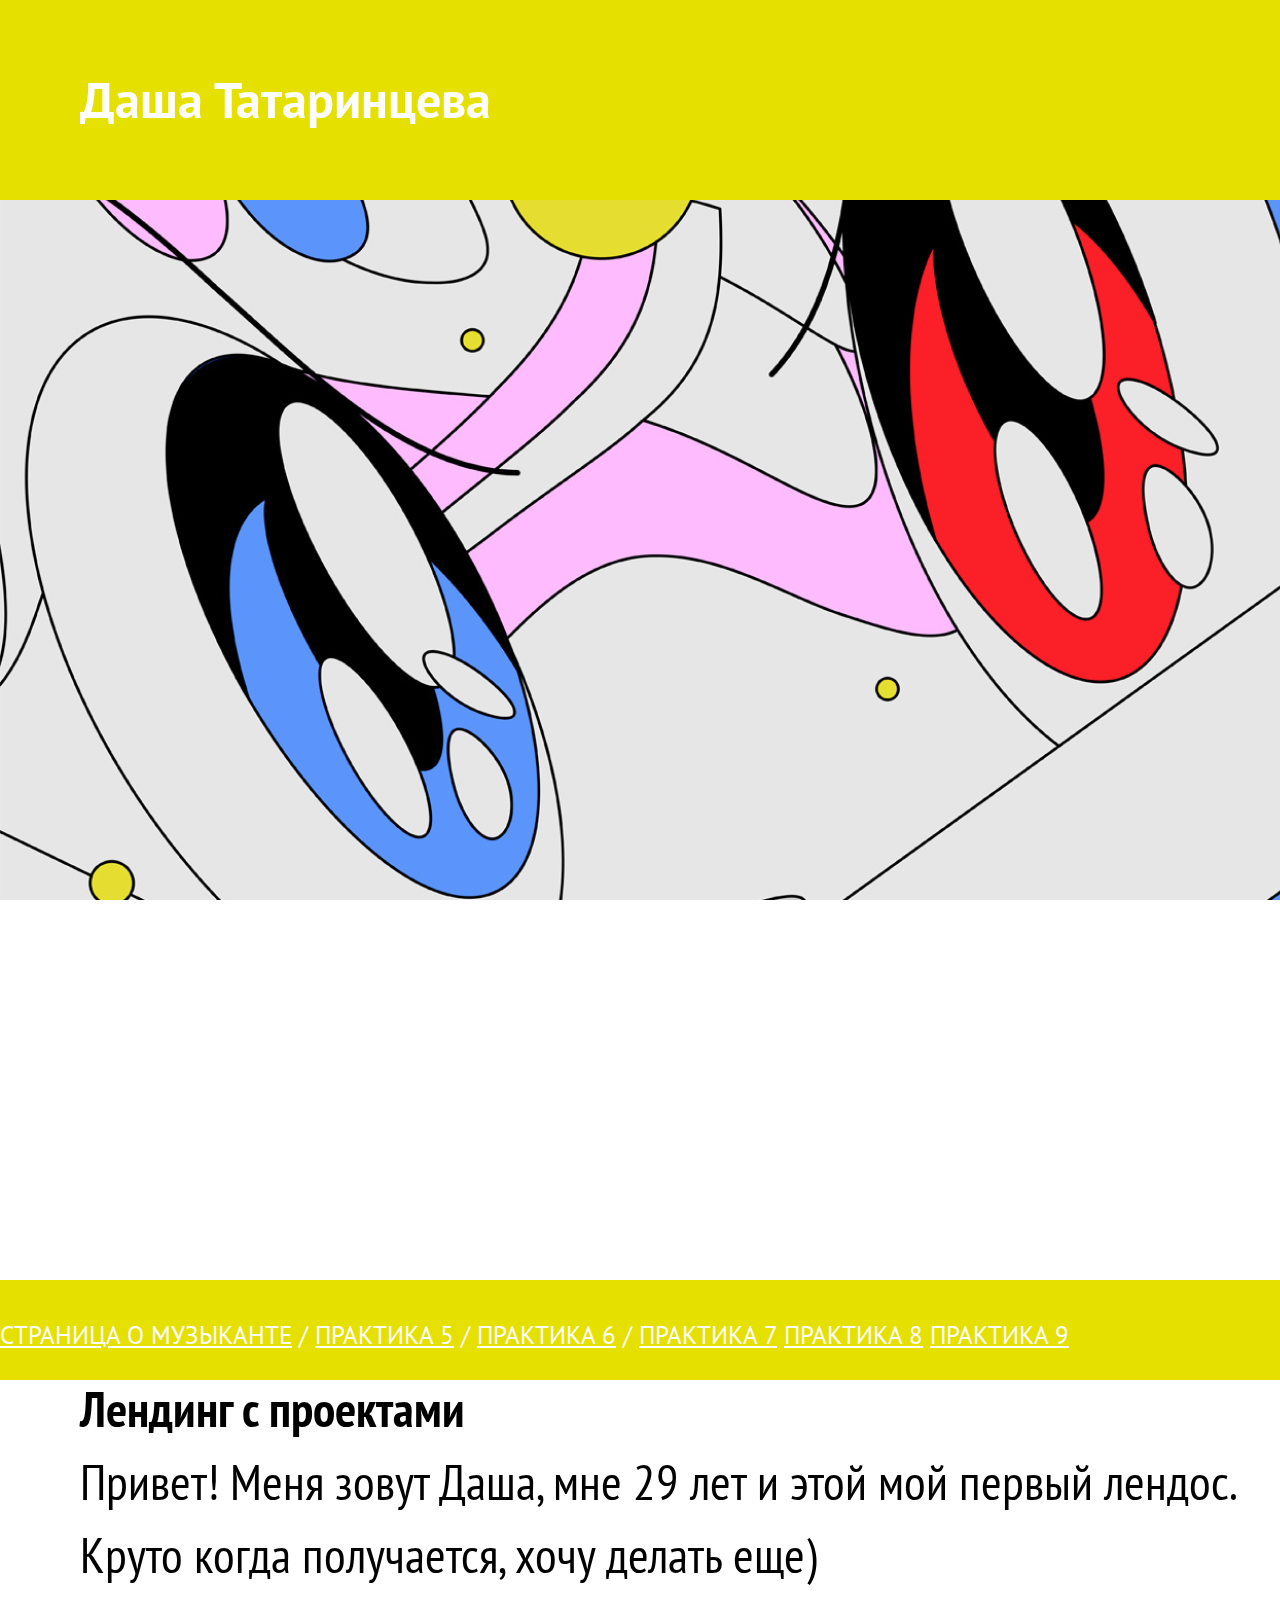
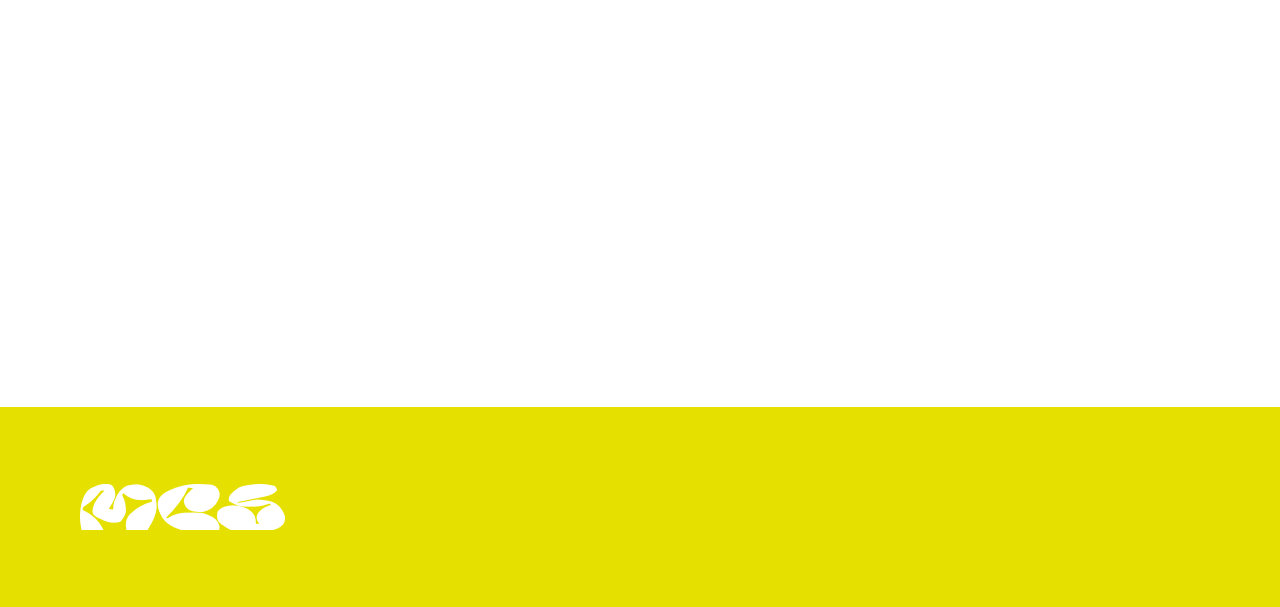
<file: index.html>
<!DOCTYPE html>
<html lang="ru">
<head>
	<title>Лендиднг с проектами</title>
	<meta charset="utf-8">
	<meta description="boilerplate code">
	<meta keywords="boilerplate, test">
	<link rel="stylesheet" href="css/style.css">
	<link href="https://fonts.googleapis.com/css?family=PT+Sans|PT+Sans+Narrow&display=swap" rel="stylesheet"> 
</head>
<body>
	<div>
		<header class="header">
			<div class="header-container">
			<h1 class="heading">Даша Татаринцева</h1>
		     </div>
			
		</header>
	
	    <main class="content">
		<div class="content-container">
			<section class="image">
				
			</section>
			<section class="links">
			<ul class="links-container">

				<a class="links-text" href="Rammstein/index.html">Страница о музыканте</a> / 
				<a class="links-text" href="HomeWork5/index.html">Практика 5</a> / 
				<a class="links-text" href="homework6/index.html">Практика 6</a> /
				<a class="links-text" href="Homework7/index.html">Практика 7</a>
				<a class="links-text" href="Homework8/index.html">Практика 8</a>
				<a class="links-text" href="Homework9/index.html">Практика 9</a>

			</ul>
			</section>

			<section class="text">
			<div class="text-container">
				<h2 class="text-h">Лендинг с проектами</h2>
               <br>
				 <p class="main-text">
				 	Привет! Меня зовут Даша, мне 29 лет и этой мой первый лендос. <p>
				 	<br>
				  
				    <p class="main-text">Круто когда получается, хочу делать еще)<p>
				    	<br>
			</div>
			</section>


		</div>
		</main>


		<footer class="footer">
			<div class="footer-container">
				<img class="logo" src="img/logo.png" alt="logo">
			</div>
			<div></div>
		</footer>
	</div>

</body>
</html>
</file>
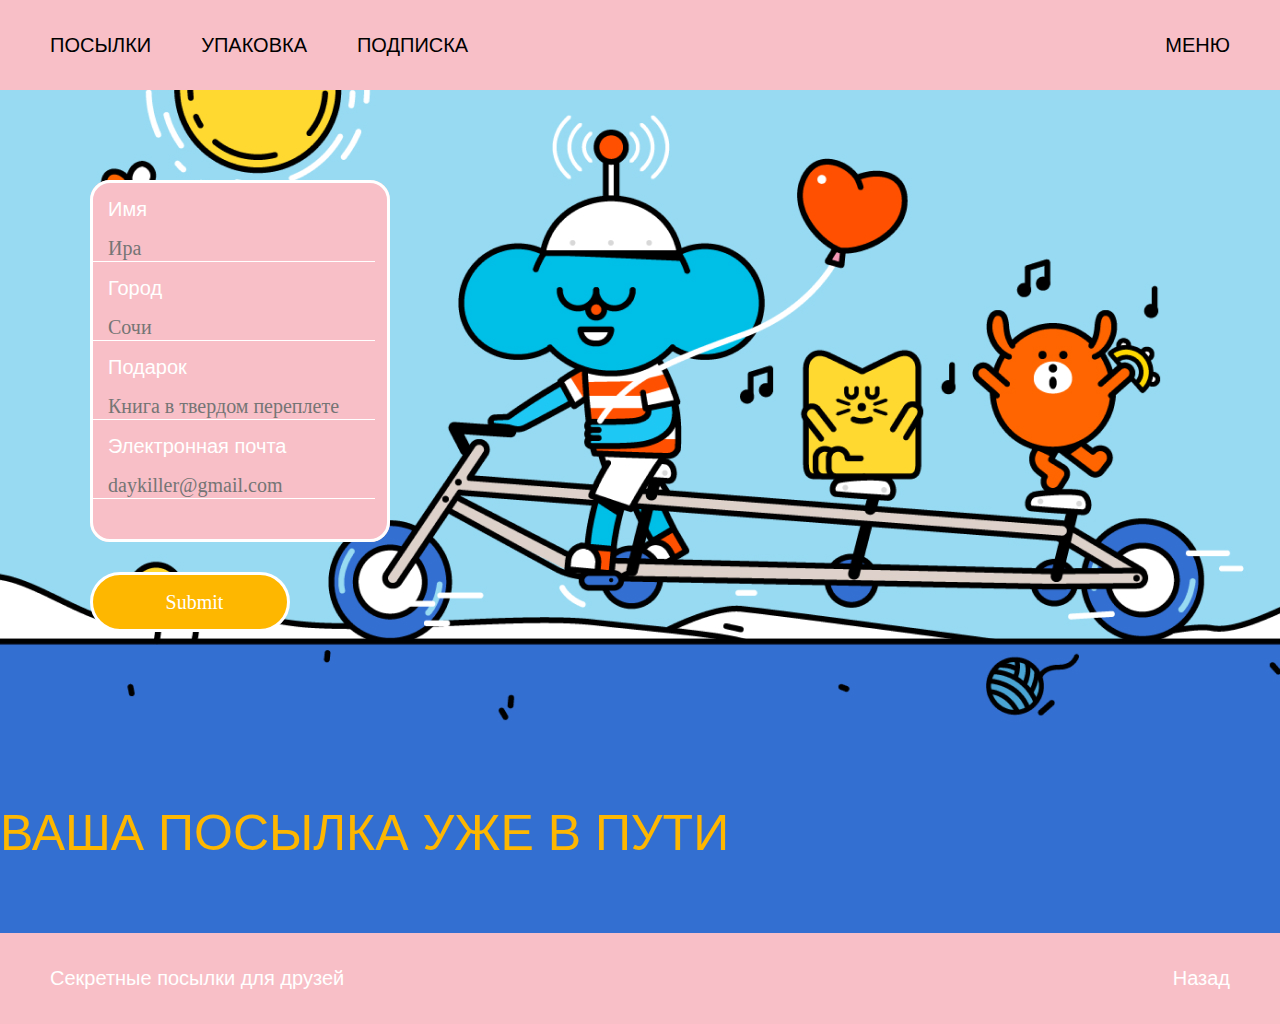
<file: Homework10/index.html>
<!DOCTYPE html>
<html lang="ru">
<head>
	<title>Секретные подарки для друзей</title>
	<meta name="viewport" content="widht-device-widht, initial-scale=1">
	<meta charset="utf-8">
	<meta description="Form">
	<meta keywords="Form, gifts">
	<link rel="stylesheet" href="css/style.css">

</head>
<body>
	<header class="header">
		<ul class="menu-list"><li class ="list">ПОСЫЛКИ</li>
		<li class ="list">УПАКОВКА</li>
		<li class ="list">ПОДПИСКА</li>
		</ul>
		<h2 class="menu2">МЕНЮ</h2>
	</header>
	<section class="main">
		<section class="block1">
			<form >
			<fieldset class="first-form">
				<label for="fio">Имя</label>
				<input type="text" name="fio" placeholder="Ира">
				<label for="city">Город</label>
				<input type="text" name="city" placeholder="Сочи">
				<label for="gift">Подарок</label>
				<input type="text" name="gift" placeholder="Книга в твердом переплете">
				<label for="e-mail">Электронная почта</label>
				<input type="email" name="e-mail" placeholder="daykiller@gmail.com">
				
			</fieldset>
			<fieldset class="button">
				<input type="submit"></div>
			</fieldset>

			
	</form>

			
		</section>

		<section class="block2">
			<div class="block2-container">
				<h1>ВАША ПОСЫЛКА УЖЕ В ПУТИ</h1>
			</div>
		</section>
	</section>

		<footer class="footer">
			<h2 class="footer-p">Секретные посылки для друзей</h2>
			<h2 class="footer-p">Назад</h2>
		</footer>
	
</body>
</html>
</file>
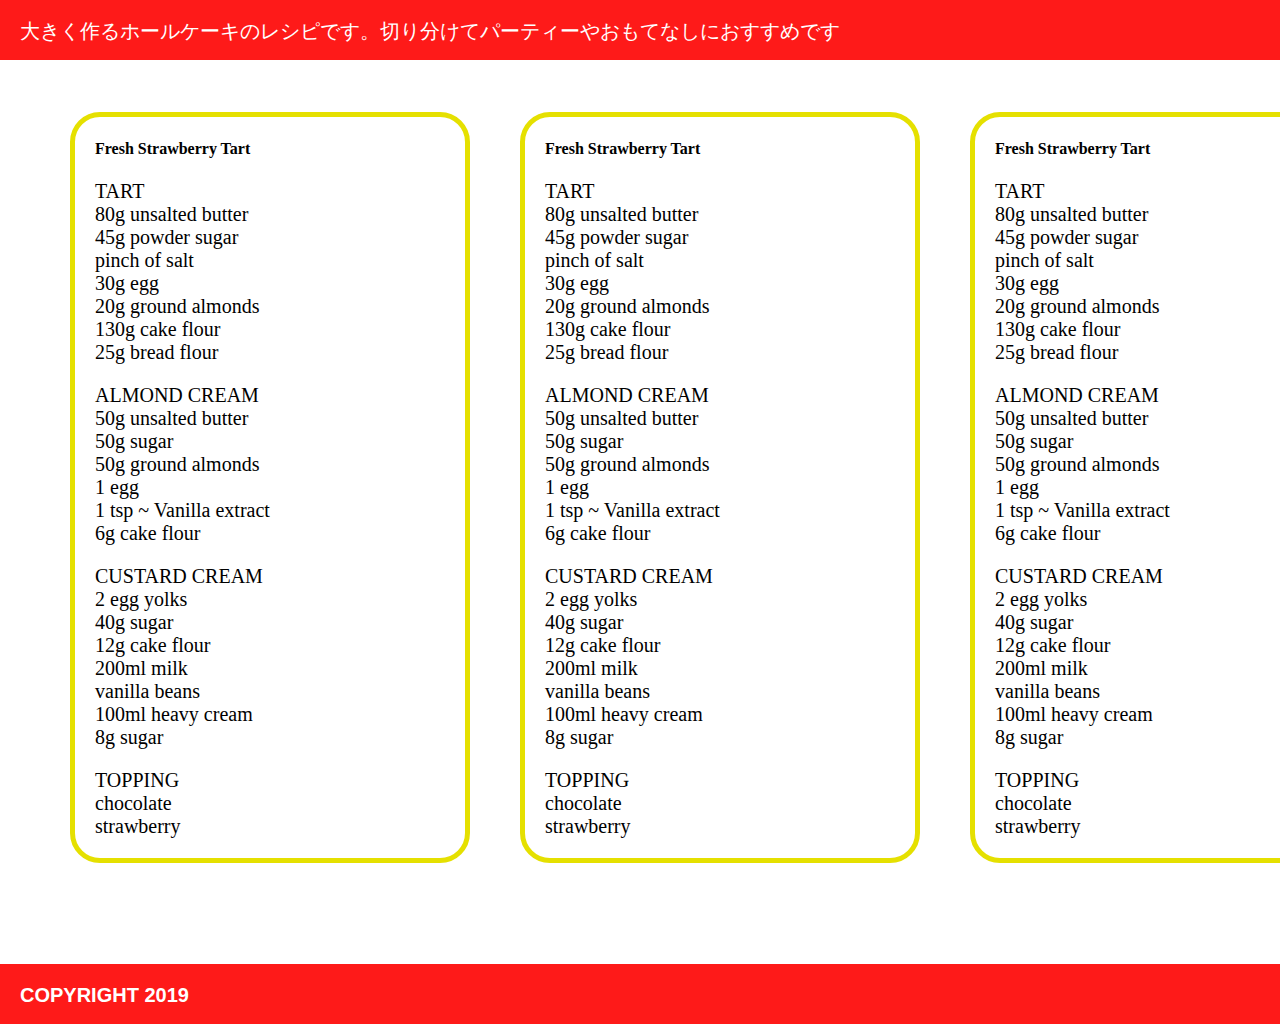
<file: HomeWork5/index.html>
<!DOCTYPE html>
<html lang="en">
<head>
	<title>大きく作るホールケーキのレシピです。切り分けてパーティーやおもてなしにおすすめです</title>
	<meta charset="utf-8">
	<meta description="大きく作るホールケーキのレシピです。切り分けてパーティーやおもてなしにおすすめです">
	<meta keywords="strawberry, tart, recepie">
	<link rel="stylesheet" href="css/style.css">
</head>
<body>
	<header class="header">
		<div class="header-container">
			<h1 class="heading">大きく作るホールケーキのレシピです。切り分けてパーティーやおもてなしにおすすめです</h1>
		</div>
	</header>
	<section class="column1">
		<div class="column-comtainer">
			<h1 class="column-head">Fresh Strawberry Tart</h1>
			
			
			<ul class="list1">
            <li>TART</li>
			<li>80g unsalted butter</li>
			<li>45g powder sugar</li>
			<li>pinch of salt</li>
			<li>30g egg</li>
			<li>20g ground almonds</li>
			<li>130g cake flour</li>
			<li>25g bread flour</li></ul>

			<ul class="list2">
            <li>ALMOND CREAM</li>
			<li>50g unsalted butter</li>
			<li>50g sugar</li>
			<li>50g ground almonds</li>
			<li>1 egg</li>
			<li>1 tsp ~ Vanilla extract</li>
			<li>6g cake flour</li></ul>

			
			<ul class="list3">
				<li>CUSTARD CREAM</li>
				<li>2 egg yolks</li>
			<li>40g sugar</li>
			<li>12g cake flour</li>
			<li>200ml milk</li>
			<li>vanilla beans</li>
			<li>100ml heavy cream</li>
			<li>8g sugar</li></ul>

			<ul class="list4">
				<li>TOPPING</li>
				<li>chocolate </li>
			<li>strawberry</li></ul>
			

			

		</div>
	</section>
	<section class="column2">
		<div class="column-comtainer">
			<h1 class="column-head">Fresh Strawberry Tart</h1>
		
			
			<ul class="list1">
			<li>TART</li>
			<li>80g unsalted butter</li>
			<li>45g powder sugar</li>
			<li>pinch of salt</li>
			<li>30g egg</li>
			<li>20g ground almonds</li>
			<li>130g cake flour</li>
			<li>25g bread flour</li></ul>

			
			<ul class="list2">
			<li>ALMOND CREAM</li>
			<li>50g unsalted butter</li>
			<li>50g sugar</li>
			<li>50g ground almonds</li>
			<li>1 egg</li>
			<li>1 tsp ~ Vanilla extract</li>
			<li>6g cake flour</li></ul>

			
			<ul class="list3">
				<li>CUSTARD CREAM</li>
				<li>2 egg yolks</li>
			<li>40g sugar</li>
			<li>12g cake flour</li>
			<li>200ml milk</li>
			<li>vanilla beans</li>
			<li>100ml heavy cream</li>
			<li>8g sugar</li></ul>

			
			<ul class="list4">
				<li>TOPPING</li>
				<li>chocolate </li>
			<li>strawberry</li></ul>
			
			
		</div>
	</section>
	<section class="column3">
		<div class="column-comtainer">
			<h1 class="column-head">Fresh Strawberry Tart</h1>
		
			
			<ul class="list1">
            <li>TART</li>
			<li>80g unsalted butter</li>
			<li>45g powder sugar</li>
			<li>pinch of salt</li>
			<li>30g egg</li>
			<li>20g ground almonds</li>
			<li>130g cake flour</li>
			<li>25g bread flour</li></ul>

			
			<ul class="list2">
			<li>ALMOND CREAM</li>
			<li>50g unsalted butter</li>
			<li>50g sugar</li>
			<li>50g ground almonds</li>
			<li>1 egg</li>
			<li>1 tsp ~ Vanilla extract</li>
			<li>6g cake flour</li></ul>

			
			<ul class="list3">
				<li>CUSTARD CREAM</li>
				<li>2 egg yolks</li>
			<li>40g sugar</li>
			<li>12g cake flour</li>
			<li>200ml milk</li>
			<li>vanilla beans</li>
			<li>100ml heavy cream</li>
			<li>8g sugar</li></ul>

			
			<ul class="list4">
				<li>TOPPING</li>
				<li>chocolate </li>
			<li>strawberry</li></ul>
		
			
					</div>
	</section>

	<footer class="footer">
		<div class="footer-container">
			<h1 class="footer-h1">COPYRIGHT 2019</h1>
			<p class="footer-p">
				BACK
			</p>
		</div>
	</footer>


</body>
</html>
</file>
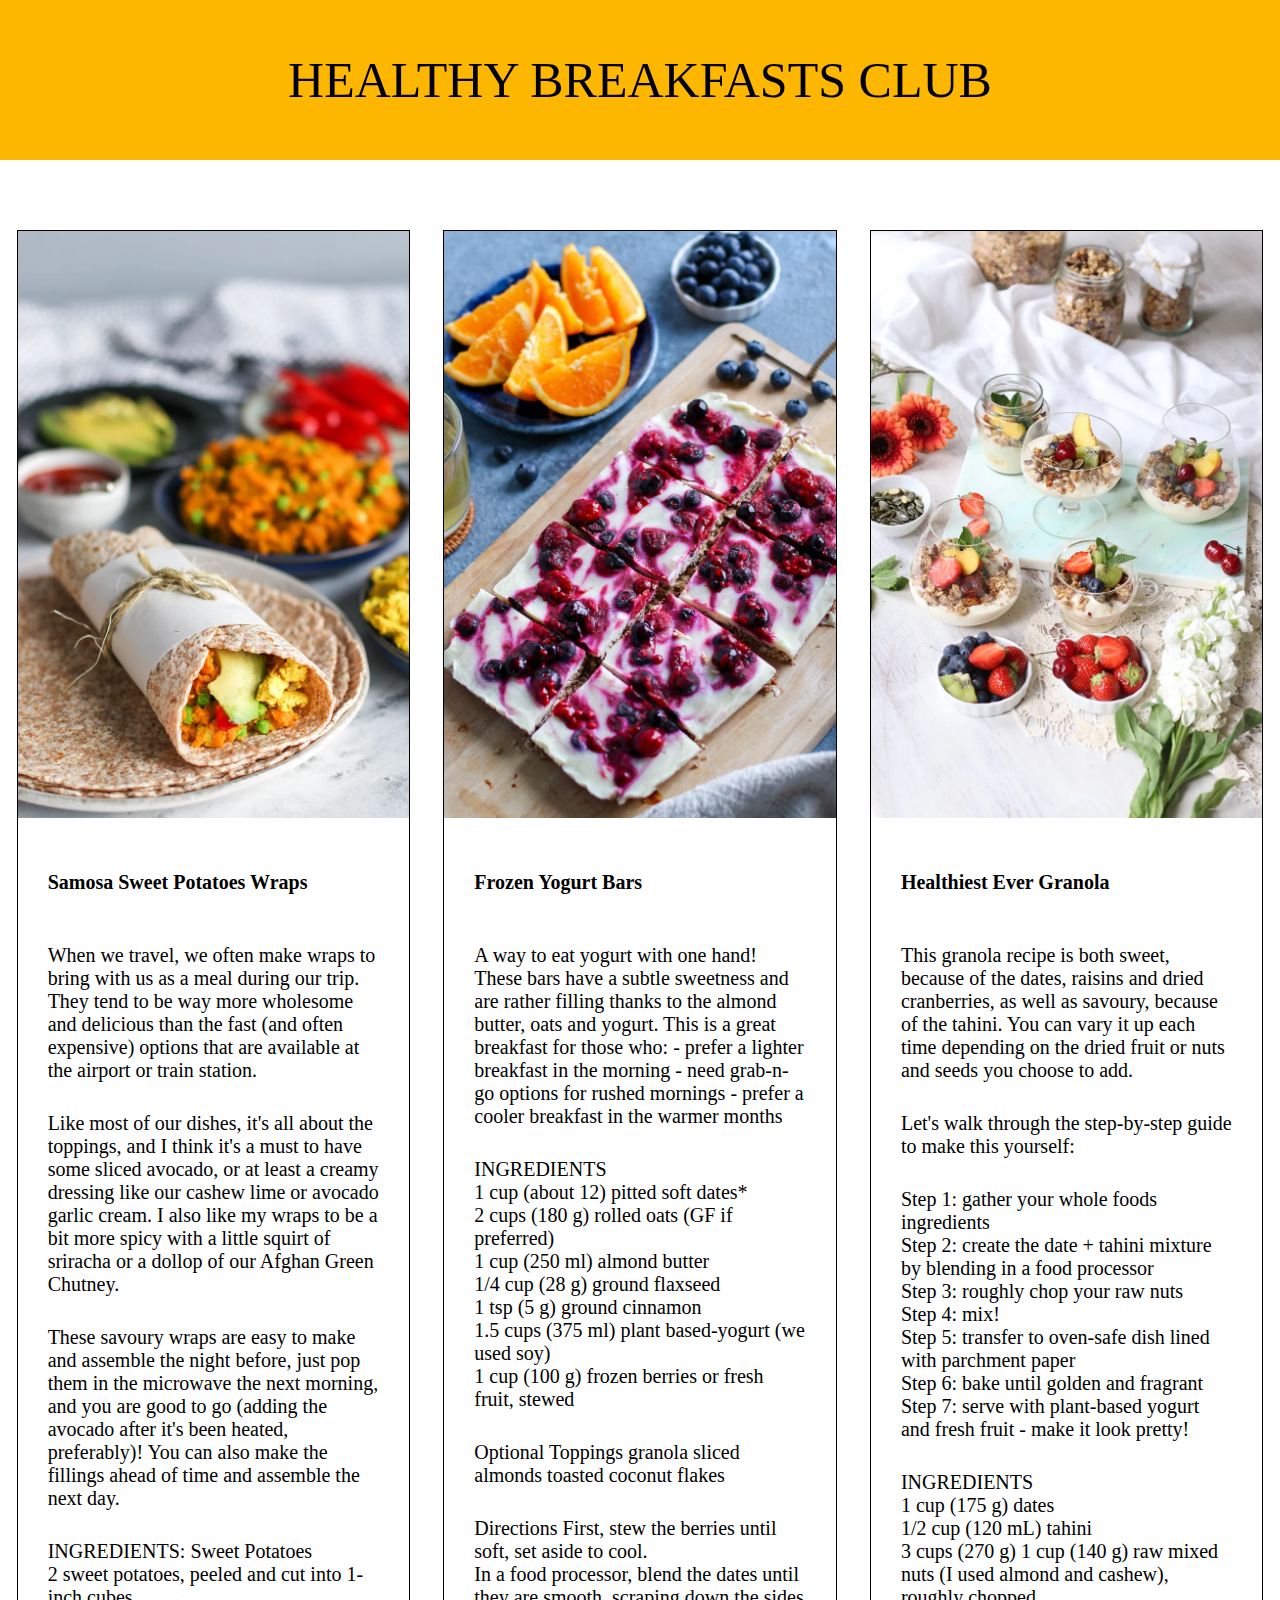
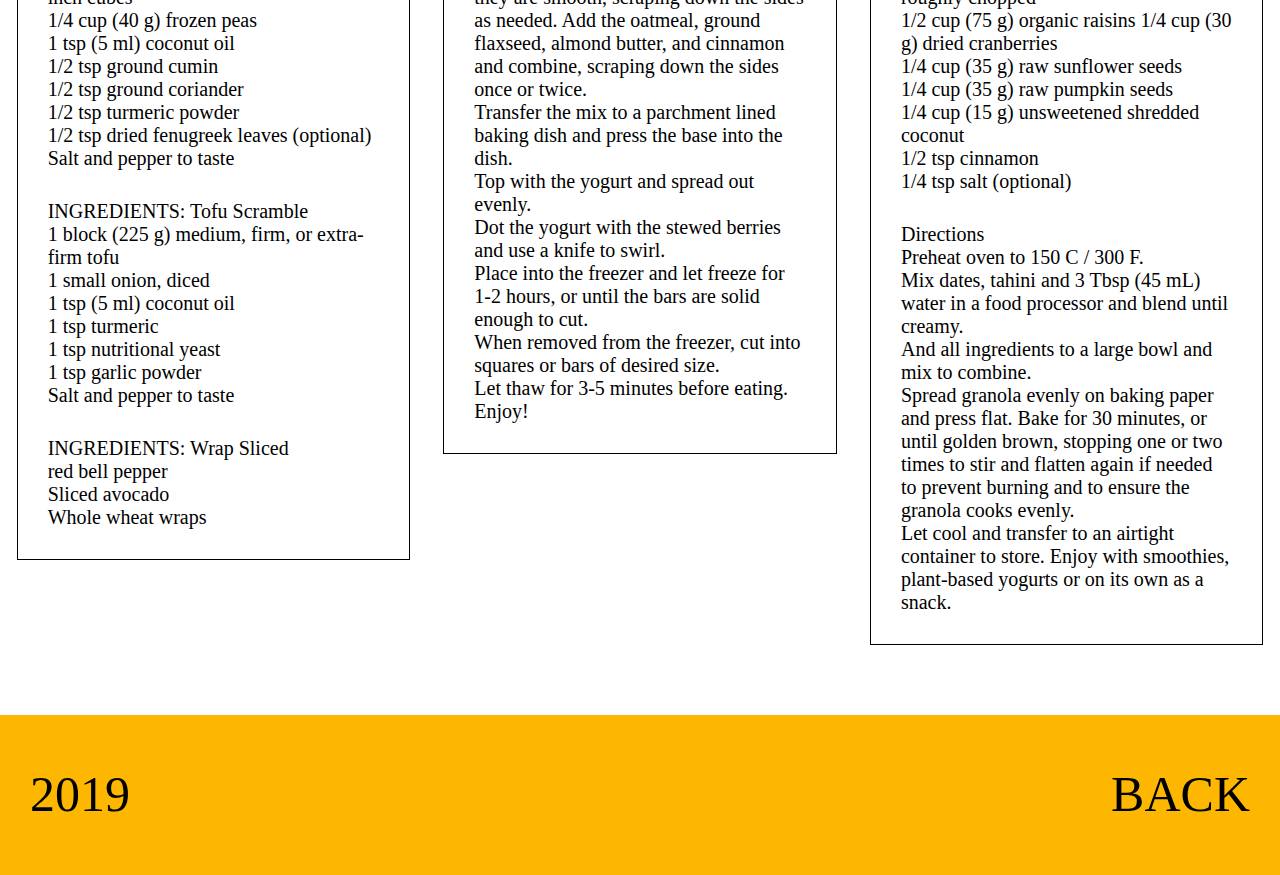
<file: Homework8/index.html>
<!DOCTYPE html>
<html lang="ru">
<head>
	<title>Healthy Breakfast Club</title>
	<meta charset="utf-8">
	<meta description="breakfast">
	<meta keywords="breakfast, recipe">
	<link rel="stylesheet" href="css/style.css">
</head>
<body>

	<header class="header">
		<h1 class="heading">HEALTHY BREAKFASTS CLUB</h1>
	</header>
	<section class="columns-container">
		<div class="column" id=column1>
			<img src="img/Samosa.png" alt="samosa">
			<h2>Samosa Sweet Potatoes Wraps </h2>
			<p>When we travel, we often make wraps to bring with us as a meal during our trip. They tend to be way more wholesome and delicious than the fast (and often expensive) options that are available at the airport or train station.</p>
			
			<p>Like most of our dishes, it's all about the toppings, and I think it's a must to have some sliced avocado, or at least a creamy dressing like our cashew lime or avocado garlic cream. I also like my wraps to be a bit more spicy with a little squirt of sriracha or a dollop of our Afghan Green Chutney.</p>
			
			<p>These savoury wraps are easy to make and assemble the night before, just pop them in the microwave the next morning, and you are good to go (adding the avocado after it's been heated, preferably)! You can also make the fillings ahead of time and assemble the next day. </p>
			
			<ul> INGREDIENTS: Sweet Potatoes
			
			<li>2 sweet potatoes, peeled and cut into 1-inch cubes </li>
			<li>1/4 cup (40 g) frozen peas</li> 
		    <li>1 tsp (5 ml) coconut oil </li>
		    <li>1/2 tsp ground cumin </li>
		    <li>1/2 tsp ground coriander </li>
		    <li>1/2 tsp turmeric powder</li> 
		    <li>1/2 tsp dried fenugreek leaves (optional) </li>
		    <li>Salt and pepper to taste</li></ul> 
			
			<ul> INGREDIENTS: Tofu Scramble 
			<li>1 block (225 g) medium, firm, or extra-firm tofu  </li>
			<li>1 small onion, diced  </li>
		    <li>1 tsp (5 ml) coconut oil  </li>
		    <li>1 tsp turmeric  </li>
		    <li>1 tsp nutritional yeast </li> 
		    <li>1 tsp garlic powder  </li>
		    <li>Salt and pepper to taste </li> </ul> 
			
			<ul>INGREDIENTS: Wrap Sliced 
			<li>red bell pepper  </li>
			<li>Sliced avocado  </li>
		    <li>Whole wheat wraps </li></ul>

		</div>
		<div class="column" id=column2>
			<img src="img/Frozen.png" alt="yogurt">
			<h2>Frozen Yogurt Bars</h2>
			<p>A way to eat yogurt with one hand! These bars have a subtle sweetness and are rather filling thanks to the almond butter, oats and yogurt. This is a great breakfast for those who: - prefer a lighter breakfast in the morning - need grab-n-go options for rushed mornings - prefer a cooler breakfast in the warmer months</p>
			<ul>INGREDIENTS 
			<li>1 cup (about 12) pitted soft dates*  </li>
		    <li>2 cups (180 g) rolled oats (GF if preferred)  </li>
		    <li>1 cup (250 ml) almond butter  </li>
		    <li>1/4 cup (28 g) ground flaxseed  </li>
		    <li>1 tsp (5 g) ground cinnamon </li>
		    <li>1.5 cups (375 ml) plant based-yogurt (we used soy)  </li>
		    <li>1 cup (100 g) frozen berries or fresh fruit, stewed </li> </ul>
			<p>Optional Toppings granola sliced almonds toasted coconut flakes </p>
			<p>Directions​ First, stew the berries until soft, set aside to cool. <br>In a food processor, blend the dates until they are smooth, scraping down the sides as needed. Add the oatmeal, ground flaxseed, almond butter, and cinnamon and combine, scraping down the sides once or twice. <br> Transfer the mix to a parchment lined baking dish and press the base into the dish. <br> Top with the yogurt and spread out evenly. <br>Dot the yogurt with the stewed berries and use a knife to swirl. <br>Place into the freezer and let freeze for 1-2 hours, or until the bars are solid enough to cut. <br> When removed from the freezer, cut into squares or bars of desired size. <br>Let thaw for 3-5 minutes before eating. Enjoy!</p>
		</div>
		<div class="column" id=column3>
			<img src="img/Granola.png" alt="granola">
			<h2>Healthiest Ever Granola</h2>
			<p>This granola recipe is both sweet, because of the dates, raisins and dried cranberries, as well as savoury, because of the tahini. You can vary it up each time depending on the dried fruit or nuts and seeds you choose to add.</p>
			<p>Let's walk through the step-by-step guide to make this yourself: </p>
			<ul><li>Step 1: gather your whole foods ingredients </li>
			<li>Step 2: create the date + tahini mixture by blending in a food processor </li>
		    <li>Step 3: roughly chop your raw nuts </li>
		    <li>Step 4: mix! </li>
		    <li>Step 5: transfer to oven-safe dish lined with parchment paper </li>
		    <li>Step 6: bake until golden and fragrant </li>
		    <li>Step 7: serve with plant-based yogurt and fresh fruit - make it look pretty!</li> </ul>
			<ul>INGREDIENTS 
			<li>1 cup (175 g) dates </li>
		    <li>1/2 cup (120 mL) tahini </li>
		    <li>3 cups (270 g) </old-fashioned rolled oats (GF if desired) </
		    <li>1 cup (140 g) raw mixed nuts (I used almond and cashew), roughly chopped </old-fashioned>
		    <li>1/2 cup (75 g) organic raisins 1/4 cup (30 g) dried cranberries </li>
		    <li>1/4 cup (35 g) raw sunflower seeds </li>
		    <li>1/4 cup (35 g) raw pumpkin seeds </li>
		    <li>1/4 cup (15 g) unsweetened shredded coconut</li> 
		    <li>1/2 tsp cinnamon </li>
		    <li>1/4 tsp salt (optional)</li></ul>
			<p>Directions <br>Preheat oven to 150 C / 300 F. <br> Mix dates, tahini and 3 Tbsp (45 mL) water in a food processor and blend until creamy. <br> And all ingredients to a large bowl and mix to combine. <br> Spread granola evenly on baking paper and press flat. Bake for 30 minutes, or until golden brown, stopping one or two times to stir and flatten again if needed to prevent burning and to ensure the granola cooks evenly. <br> Let cool and transfer to an airtight container to store. Enjoy with smoothies, plant-based yogurts or on its own as a snack.</p>

		</div>
	</section>

	<footer class="footer">
		<p class="footer-p">2019</p>
		<p class="footer-p">BACK</p>
	</footer>
	

</body>
</html>
</file>
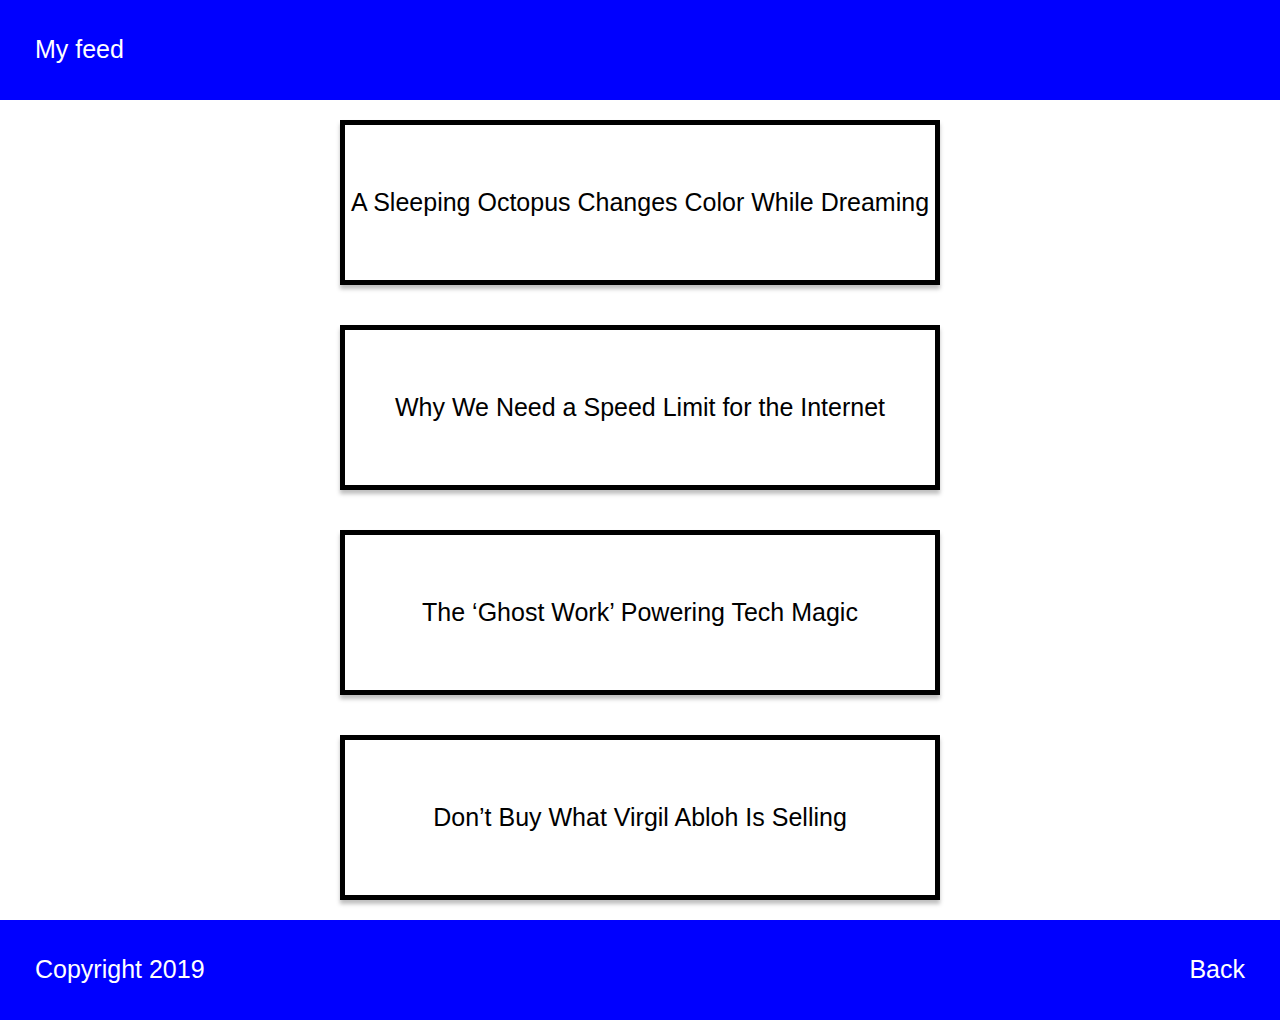
<file: Homework9/index.html>
<!DOCTYPE html>
<html lang="ru">
<head>
	<title>boilerplate</title>
	<meta name="viewport" content="widht-device-widht, initial-scale=1">
	<meta charset="utf-8">
	<meta description="boilerplate code">
	<meta keywords="boilerplate, test">
	<link rel="stylesheet" href="css/style.css">
</head>
<body>
	<header class="header">
		<h1 class="heading">My feed</h1>
	</header>
	
	<div class="blocks-container">
		<div class="block">
			<h2>A Sleeping Octopus Changes Color While Dreaming</h2>
		</div>
		<div class="block">
			<h2>Why We Need a Speed Limit for the Internet</h2>
		</div>
		<div class="block">
			<h2>The ‘Ghost Work’ Powering Tech Magic</h2> </div>
		<div class="block">
			<h2>Don’t Buy What Virgil Abloh Is Selling</h2>
		</div>
	</div>	

	<footer class="footer">
		<p class="footer-p">Copyright 2019</p>
		<p class="footer-p">Back</p>
	</footer>

</body>
</html>
</file>
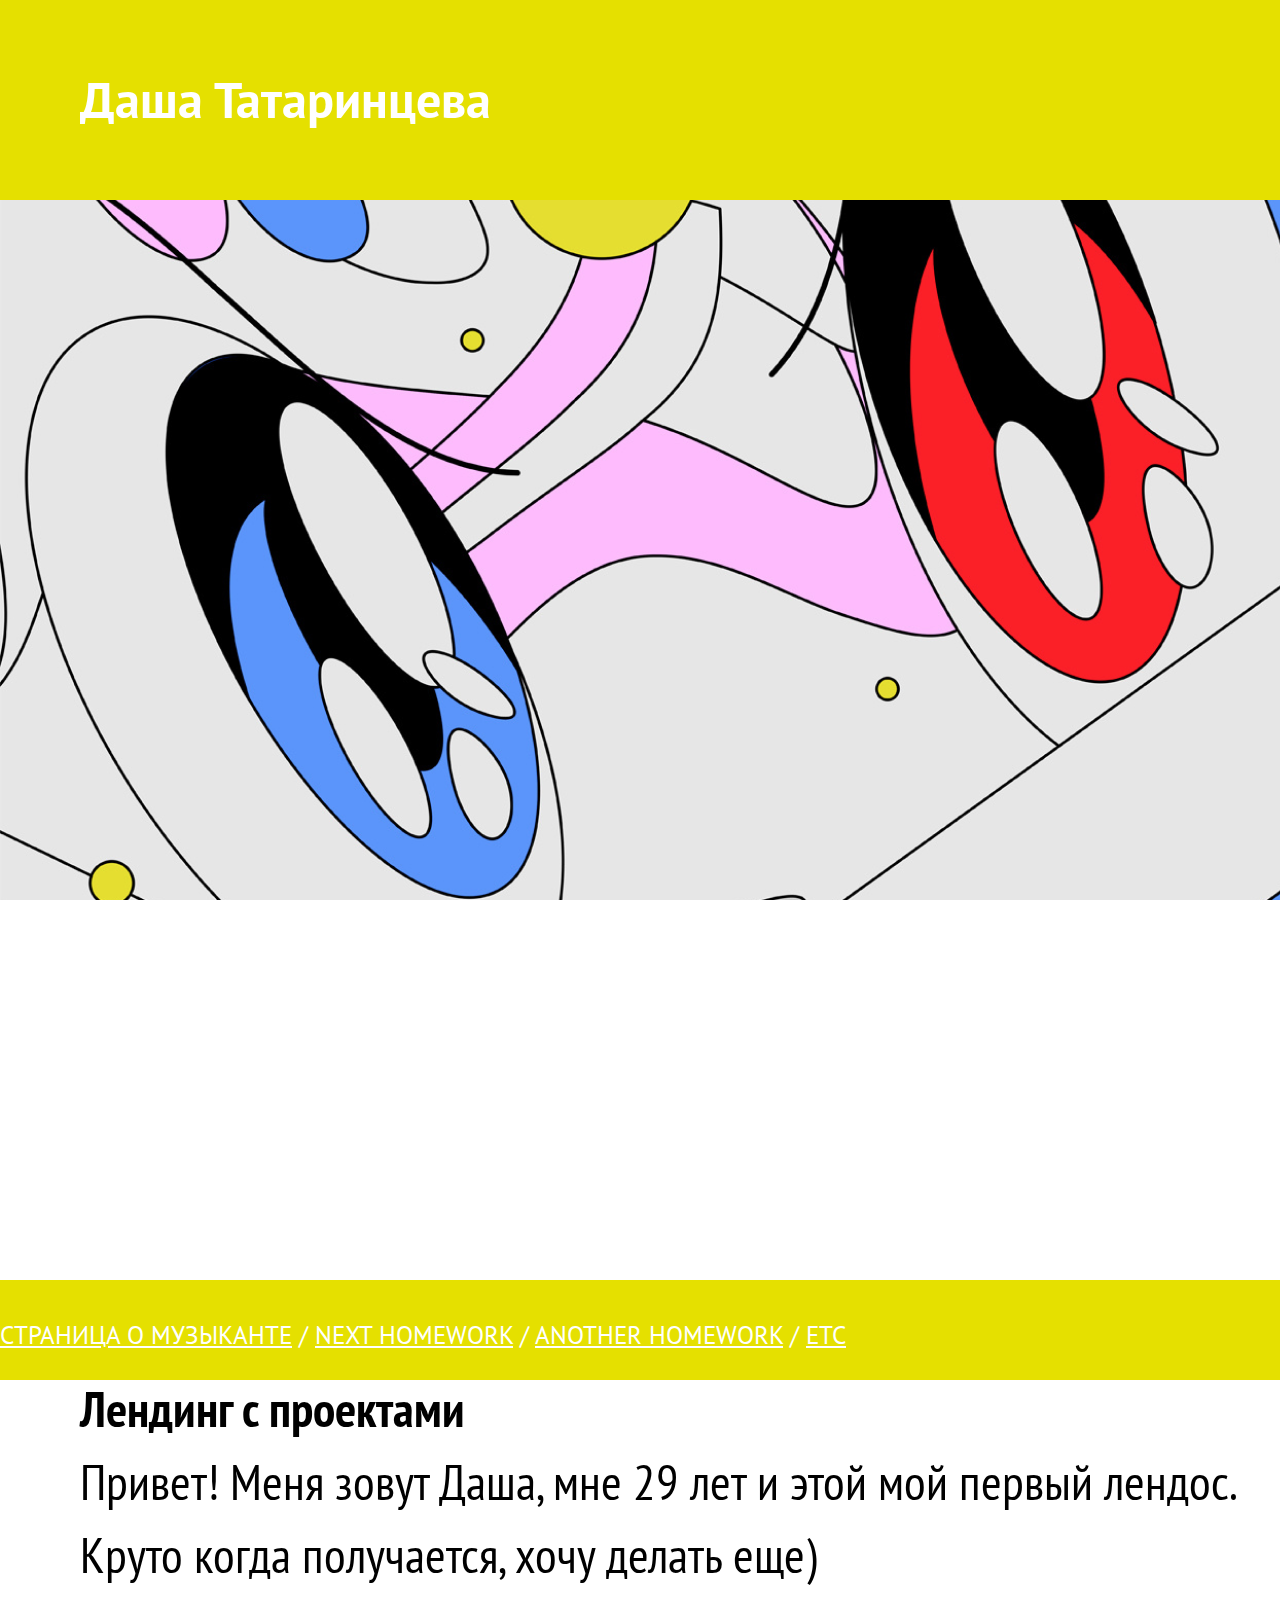
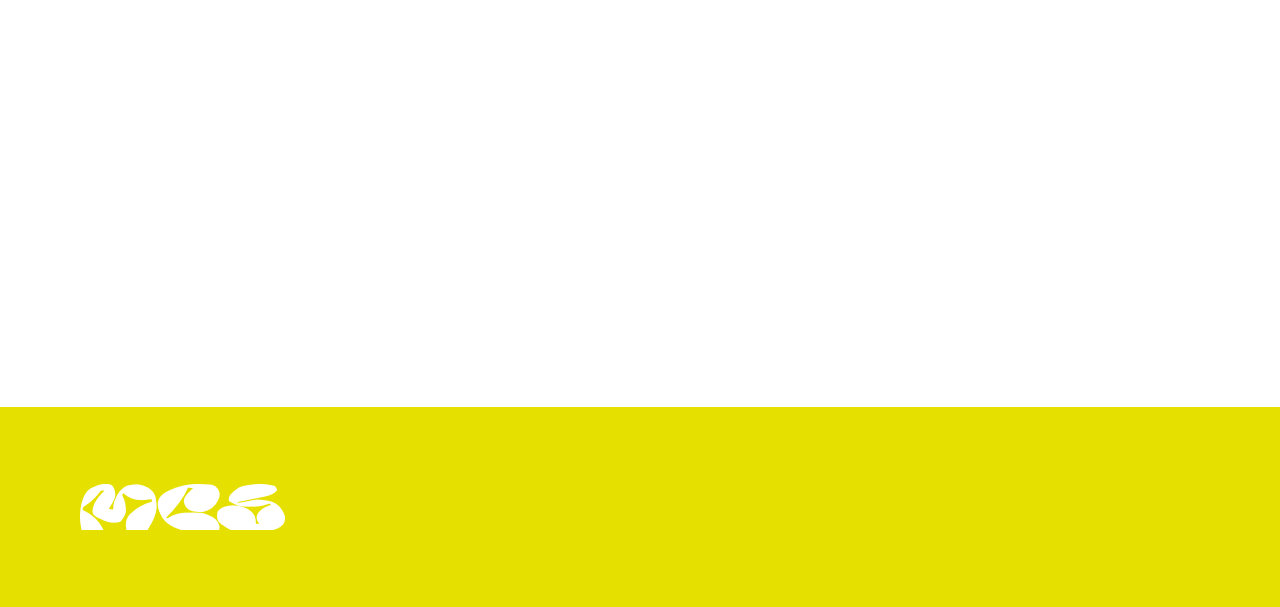
<file: Landing/index.html>
<!DOCTYPE html>
<html lang="ru">
<head>
	<title>Лендиднг с проектами</title>
	<meta charset="utf-8">
	<meta description="boilerplate code">
	<meta keywords="boilerplate, test">
	<link rel="stylesheet" href="css/style.css">
	<link href="https://fonts.googleapis.com/css?family=PT+Sans|PT+Sans+Narrow&display=swap" rel="stylesheet"> 
</head>
<body>
	<div>
		<header class="header">
			<div class="header-container">
			<h1 class="heading">Даша Татаринцева</h1>
		     </div>
			
		</header>
	
	    <main class="content">
		<div class="content-container">
			<section class="image">
				
			</section>
			<section class="links">
			<ul class="links-container">

				<a class="links-text" href="#">Страница о музыканте</a> / 
				<a class="links-text" href="#">NEXT HOMEWORK</a> / 
				<a class="links-text" href="#">ANOTHER HOMEWORK</a> /
				<a class="links-text" href="#">etc</a>

			</ul>
			</section>

			<section class="text">
			<div class="text-container">
				<h2 class="text-h">Лендинг с проектами</h2>
               <br>
				 <p class="main-text">
				 	Привет! Меня зовут Даша, мне 29 лет и этой мой первый лендос. <p>
				 	<br>
				  
				    <p class="main-text">Круто когда получается, хочу делать еще)<p>
				    	<br>
			</div>
			</section>


		</div>
		</main>


		<footer class="footer">
			<div class="footer-container">
				<img class="logo" src="img/logo.png" alt="logo">
			</div>
			<div></div>
		</footer>
	</div>

</body>
</html>
</file>
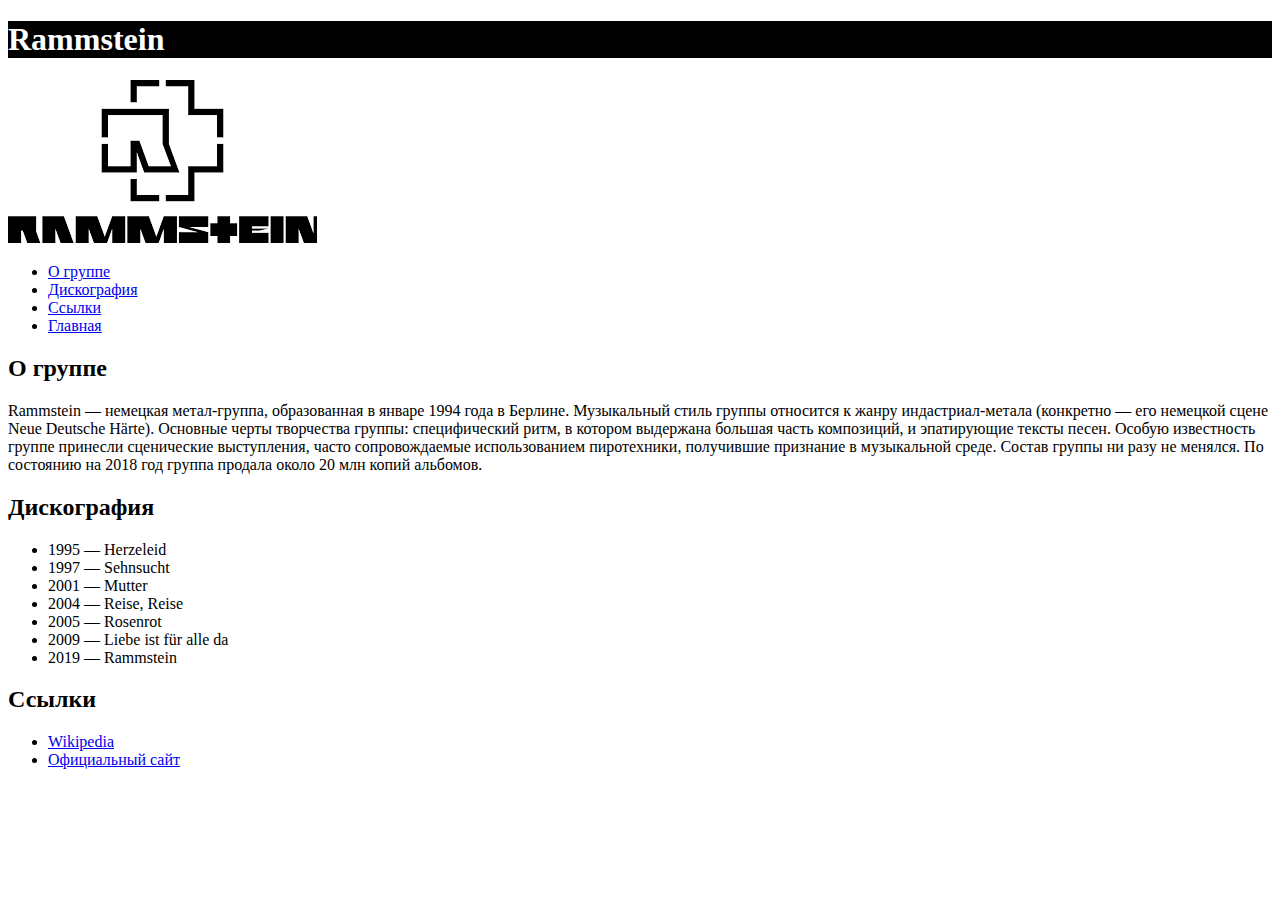
<file: Rammstein/index.html>
<!DOCTYPE html>
<html lang="ru">
<head>
	<title>Rammstein</title>
	<meta charset="utf-8">
	<meta description="Rammstein">
	<meta keywords="rammstein">
      <link rel="stylesheet" href="css/style.css">
</head>
<body>
	<div class="page">
		<header class="Header">
			<div class="header-container">
				<h1>Rammstein</h1>
			</div>
			
		</header>
		
		<main class='content'>
             <div class="content-container">
             	<section class="img">
             		<div class="img-container">
             			<img src="img/logo.png" alt="logo">
             		</div>
             	</section>
             	<section>
             		<nav class="menu">
             			<ul class="menu-container">
             				<li><a href="#about">О группе</a></li>
             				<li><a href="#discography">Дискография</a></li>
             				<li><a href="#links">Ссылки</a></li>
             				<li><a href="#index.html">Главная</a></li>
             			</ul>
             		</nav>
             	</section>
             	<section class="about">
             		<h2 class="section-text" id="about">О группе</h2>
             		<p class="main text">
             			Rammstein  — немецкая метал-группа, образованная в январе 1994 года в Берлине. Музыкальный стиль группы относится к жанру индастриал-метала (конкретно — его немецкой сцене Neue Deutsche Härte). Основные черты творчества группы: специфический ритм, в котором выдержана большая часть композиций, и эпатирующие тексты песен. Особую известность группе принесли сценические выступления, часто сопровождаемые использованием пиротехники, получившие признание в музыкальной среде. Состав группы ни разу не менялся.

                        По состоянию на 2018 год группа продала около 20 млн копий альбомов.
             		</p>
             	</section>
             	<section class="discography">
             		<h2 class="section-text" id="discography">Дискография</h2>
             		<ul>
             			<li>1995 — Herzeleid</li>
             			<li>1997 — Sehnsucht</li>
             			<li>2001 — Mutter</li>
             			<li>2004 — Reise, Reise</li>
             			<li>2005 — Rosenrot</li>
             			<li>2009 — Liebe ist für alle da</li>
             			<li>2019 — Rammstein</li>
             		</ul>

             	</section>
             	<section class="links">
             		<h2 class="section-text" id="links">Ссылки</h2>
             		<ul>
             			<li><a href="http://ru.wikipedia.org/wiki/Rammstein" target="_blank">Wikipedia</a></li>
             			<li><a href="http://rammstein.de" target="_blank">Официальный сайт</a></li>
             		</ul>

            

             </div>
			
		</main>



		<footer class="footer">
			<div class="footer-container"></div>
			<p class="main text"></p>
		
		</footer>
	</div>

</body>
</html>
</file>
<file: Rammstein/css/style.css>
h1{
	color: white; background: black;
}


.sectiontext {
	background: black; color:white;
}
</file>
<file: css/style.css>
@import url(reset.css);

.header	{
	width: 1440px;
	height: 200px;
	background-color: #E5E000; 
}

.heading	{
	text-align: left;
	color: #FFFFFF;
    font-weight: bold;
	font-size: 50px;
    line-height: 200px;
	font-family: 'PT Sans', sans-serif;
	padding-left: 80px;

}

.image	{
	width: 1440px; height: 1080px;
	background-image:url(../img/img.png);
	background-attachment: fixed;

}

.links-container {
	width: 1440px;
	height: 100px;
	background-color: #E5E000;
	font-family:'PT Sans', sans-serif;
	font-size: 25px;
    line-height: 110px; 
    color: #FFFFFF;

	
}

.links-text {
	text-align: center;
	color: #FFFFFF;
	text-transform: uppercase;
	font-family:'PT Sans', sans-serif;
	font-size: 25px;
    line-height: 110px; 
    

}

.text-container {
	width: 1280px;
	height: 627px;

}

.text-h {
	font-family: 'PT Sans Narrow', sans-serif;
	color: black;
	font-size: 50px;
	font-weight: bold;
	line-height: 57px;
	padding-left: 80px;
}

.main-text {
	font-family: 'PT Sans Narrow', sans-serif;
	color: black;
	font-size: 50px;
	line-height: 57px;
	padding-left: 80px;

}

.footer-container {
	width: 1440px;
	height: 200px;
	background-color: #E5E000;
}

.logo {
	padding-left: 80px;
	padding-top: 77px;
	}
</file>
<file: Homework10/css/style.css>
@import url(reset.css);

body {
	width: 100%;
	height: 100%;
	display: flex;
	flex-direction: column;
	align-items: center;
	background-color: #336FD1;

}
.header {
	height: 90px;
	width: 100vw;
	background-color: #F8BFC7;
	display: flex;
	justify-content: space-between;
	align-items: center;

}

.menu-list {
	display: flex;
	justify-content: space-between;
	flex-direction: row;
	margin-left: 50px;

}

.list, .menu2 {
	font-family: Helvetica;
    font-size: 20px;
    line-height: 23px;
    color: black;
    margin-right: 50px;
}

.block1 {
	
	min-height: 643px;
	width: 100vw;
	background-color: #F8BFC7;
	background-image: url(../img/background.jpg);
	background-size: cover;
    background-position: center;
    display: flex;
    align-content: flex-start;
}

.first-form {
    width: 300px;
	height: 362px;
	background: #F8BFC7;
	border: 3px solid #FFFFFF;
	box-sizing: border-box;
	border-radius: 20px;
	margin: 90px 0 30px 90px;
}

input, label {
	display: block;
	width: 90%;
}

label {
	font-family: Helvetica;
	font-size: 20px;
	line-height: 23px;
	color: #FFFFFF;
	padding: 15px;
}

input {
	/*border-bottom: 1px solid #FFFFFF;*/
	border: none;
	border-bottom: 1px solid #FFFFFF;
	font-family: Times New Roman;
    font-size: 20px;
    color: #FFFFFF;
    line-height: 23px;
    background-color: #F8BFC7;
    padding-left: 15px;
}

input[type="submit"] {
	width: 200px;
    height: 60px;
    background: #FEB700;
    border: 3px solid #FFFFFF;
    box-sizing: border-box;
    border-radius: 30px; 
    margin-left: 90px;
}
.block2 {
	height: 200px;
	width: 100%;
	display: flex;
	align-items: center;
	

}

.block2 h1 {
	color: #FEB700;
	font-family: Helvetica;
	font-size: 50px;
	line-height: 57px;
	margin: auto;

}

footer {
	width: 100%;
	height: 91px;
	background-color: #F8BFC7;
	display: flex;
	justify-content: space-between;
	align-items: center;
}

.footer-p {
	color: white;
	font-family: Helvetica;
	font-size: 20px;
	line-height: 23px;
	margin: 50px;

}
</file>
<file: HomeWork5/css/style.css>
@import url(reset.css);

.header, .footer {
	position: absolute;
	width: 1440px;
	height: 60px;
	background-color: #FE1A19;

}

.footer {
	top: 964px;
	position: absolute;
}

.heading {
	position: absolute;
	width: 820px;
	height: 20px;
	left: 20px;
	top: 20px;
	font-family: Helvetica;
	font-size: 20px;
	line-height: 23px;
	color: #FFFFFF;
}

section {
	position: absolute;
	width: 400px;
	top: 112px;
	border: 5px solid #E5E000;
	border-radius: 30px;
	box-sizing: border-box;
	display: inline-block;
}

.column1 {
	left: 70px;
	top: 112px;
}

.column2 {
	left: 520px;
	top: 112px;
}

.column3 {
	left: 970px;
	top:112px;
}

.column-head {
	font-weight: bold;
	font-family: Helvetica
	font-size: 20px;
	line-height: 23px;
	left: 103px;
	top: 139px;
	margin: 20px 0 0 20px;
}

.list1, .list2, .list3, .list4 {
	position: relative;
	font-family: Times New Roman;
	font-size: 20px;
	line-height: 23px;
	color: black;
	margin: 20px 0 0 20px;
}
.list4 {
	margin-bottom: 20px;
}

.footer-h1 {
	position: absolute;
	font-family: Helvetica;
	font-size: 20px;
	font-weight: bold;
	line-height: 23px;
	left: 20px;
	color: #FFFFFF;
	top: 20px;
}

.footer-p {
	position: absolute;
	top: 20px;
	left: 1350px;
	color: #FFFFFF;
	font-family: Helvetica;
	font-size: 20px;
	line-height: 23px;
	font-weight: bold;

}
</file>
<file: Homework8/css/style.css>
@import url(reset.css);

.header, .footer {
	height: 160px;
	width: 100%;
	display: flex;
	align-content: center;
	align-items: center;
	background-color: #FEB700;
	justify-content: space-between;

} 

.header h1 {
	font-family: Times New Roman;
    font-size: 50px;
    line-height: 57px;
    margin: auto;


}

.columns-container {

    display: flex;
    justify-content: space-between;
    flex-direction: row;
    align-items: : flex-start;
    padding-bottom: 70px;

    

}

.column {
	margin: auto;
	margin-top: 70px;
	border: 1px solid #000000;
    box-sizing: border-box;
    max-width: 400px;
    min-height: 100vw;
    width:calc((100% - 100px)/3);

    
}

img {
	max-width: 400px;
	width: 100%;
}


h2 {
	margin: 50px 30px;
	font-family: Times New Roman;
    font-size: 20px;
    line-height: 23px;
    font-weight: bold;
    color: #000000;

}

p {
	margin: 30px 30px;
	font-family: Times New Roman;
    font-size: 20px;
    line-height: 23px;
    color: #000000;

}

ul {
	margin: 30px 30px;
	font-family: Times New Roman;
    font-size: 20px;
    line-height: 23px;
    color: #000000;

}

.footer-p {
	font-family: Times New Roman;
    font-size: 50px;
    line-height: 57px;
    color: #000000;
    

}
</file>
<file: Homework9/css/style.css>
@import url(reset.css);

header, footer {
	width: 100%;
	height: 100px;
	background-color: #0000FF;
	display: flex;
	align-content: flex-start;
	justify-content: space-between;
}

.heading, .footer-p {
	font-family: Helvetica;
    font-size: 25px;
    line-height: 29px;
    color: #FFFFFF;
    margin: 35px;
}

.blocks-container {
	display: flex;
	justify-content: space-around;
	flex-direction: column;


}

.block {
	border: 5px solid #000000;
    box-sizing: border-box; 
    box-shadow: 0px 4px 4px rgba(0, 0, 0, 0.25);
    min-width: 330px;
    min-height: 165px;
    display: flex;
    align-items: center;
    margin: 20px;

    
}

h2 {
	font-family: Helvetica;
    font-size: 25px;
    line-height: 29px;
    text-align: center;
    margin: auto;
}


@media screen  and ( min-width: 666px) {
 .blocks-container {
	display: flex;
	justify-content: space-around;
	flex-direction: row;
	flex-wrap: wrap;
    width: 90%;
    margin: 0 auto;

}

.block {
	/*width: calc((100% - 20px)/2);*/
    width: 600px;
    display: flex;
    align-items: center;
    
    
   

}
</file>
<file: Landing/css/style.css>
@import url(reset.css);

.header	{
	width: 1440px;
	height: 200px;
	background-color: #E5E000; 
}

.heading	{
	text-align: left;
	color: #FFFFFF;
    font-weight: bold;
	font-size: 50px;
    line-height: 200px;
	font-family: 'PT Sans', sans-serif;
	padding-left: 80px;

}

.image	{
	width: 1440px; height: 1080px;
	background-image:url(../img/img.png);
	background-attachment: fixed;

}

.links-container {
	width: 1440px;
	height: 100px;
	background-color: #E5E000;
	font-family:'PT Sans', sans-serif;
	font-size: 25px;
    line-height: 110px; 
    color: #FFFFFF;

	
}

.links-text {
	text-align: center;
	color: #FFFFFF;
	text-transform: uppercase;
	font-family:'PT Sans', sans-serif;
	font-size: 25px;
    line-height: 110px; 
    

}

.text-container {
	width: 1280px;
	height: 627px;

}

.text-h {
	font-family: 'PT Sans Narrow', sans-serif;
	color: black;
	font-size: 50px;
	font-weight: bold;
	line-height: 57px;
	padding-left: 80px;
}

.main-text {
	font-family: 'PT Sans Narrow', sans-serif;
	color: black;
	font-size: 50px;
	line-height: 57px;
	padding-left: 80px;

}

.footer-container {
	width: 1440px;
	height: 200px;
	background-color: #E5E000;
}

.logo {
	padding-left: 80px;
	padding-top: 77px;
	}
</file>
